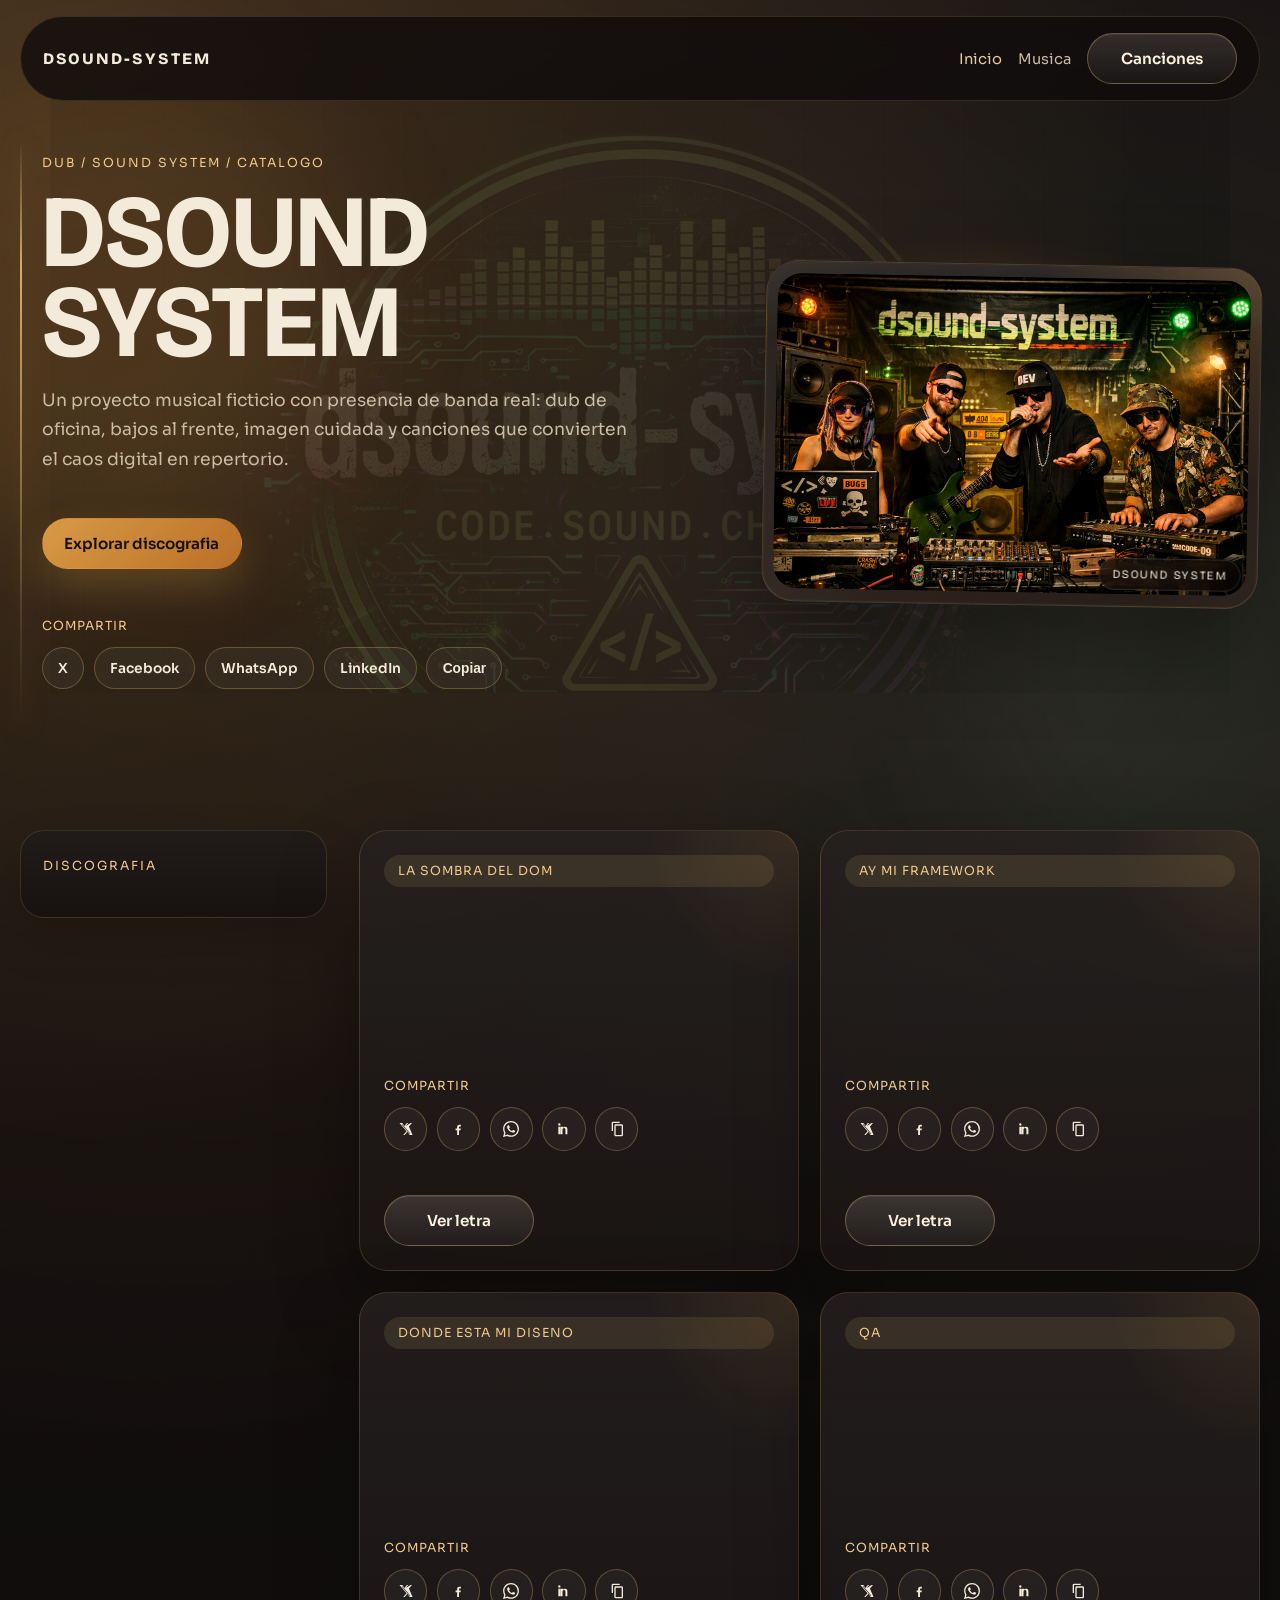
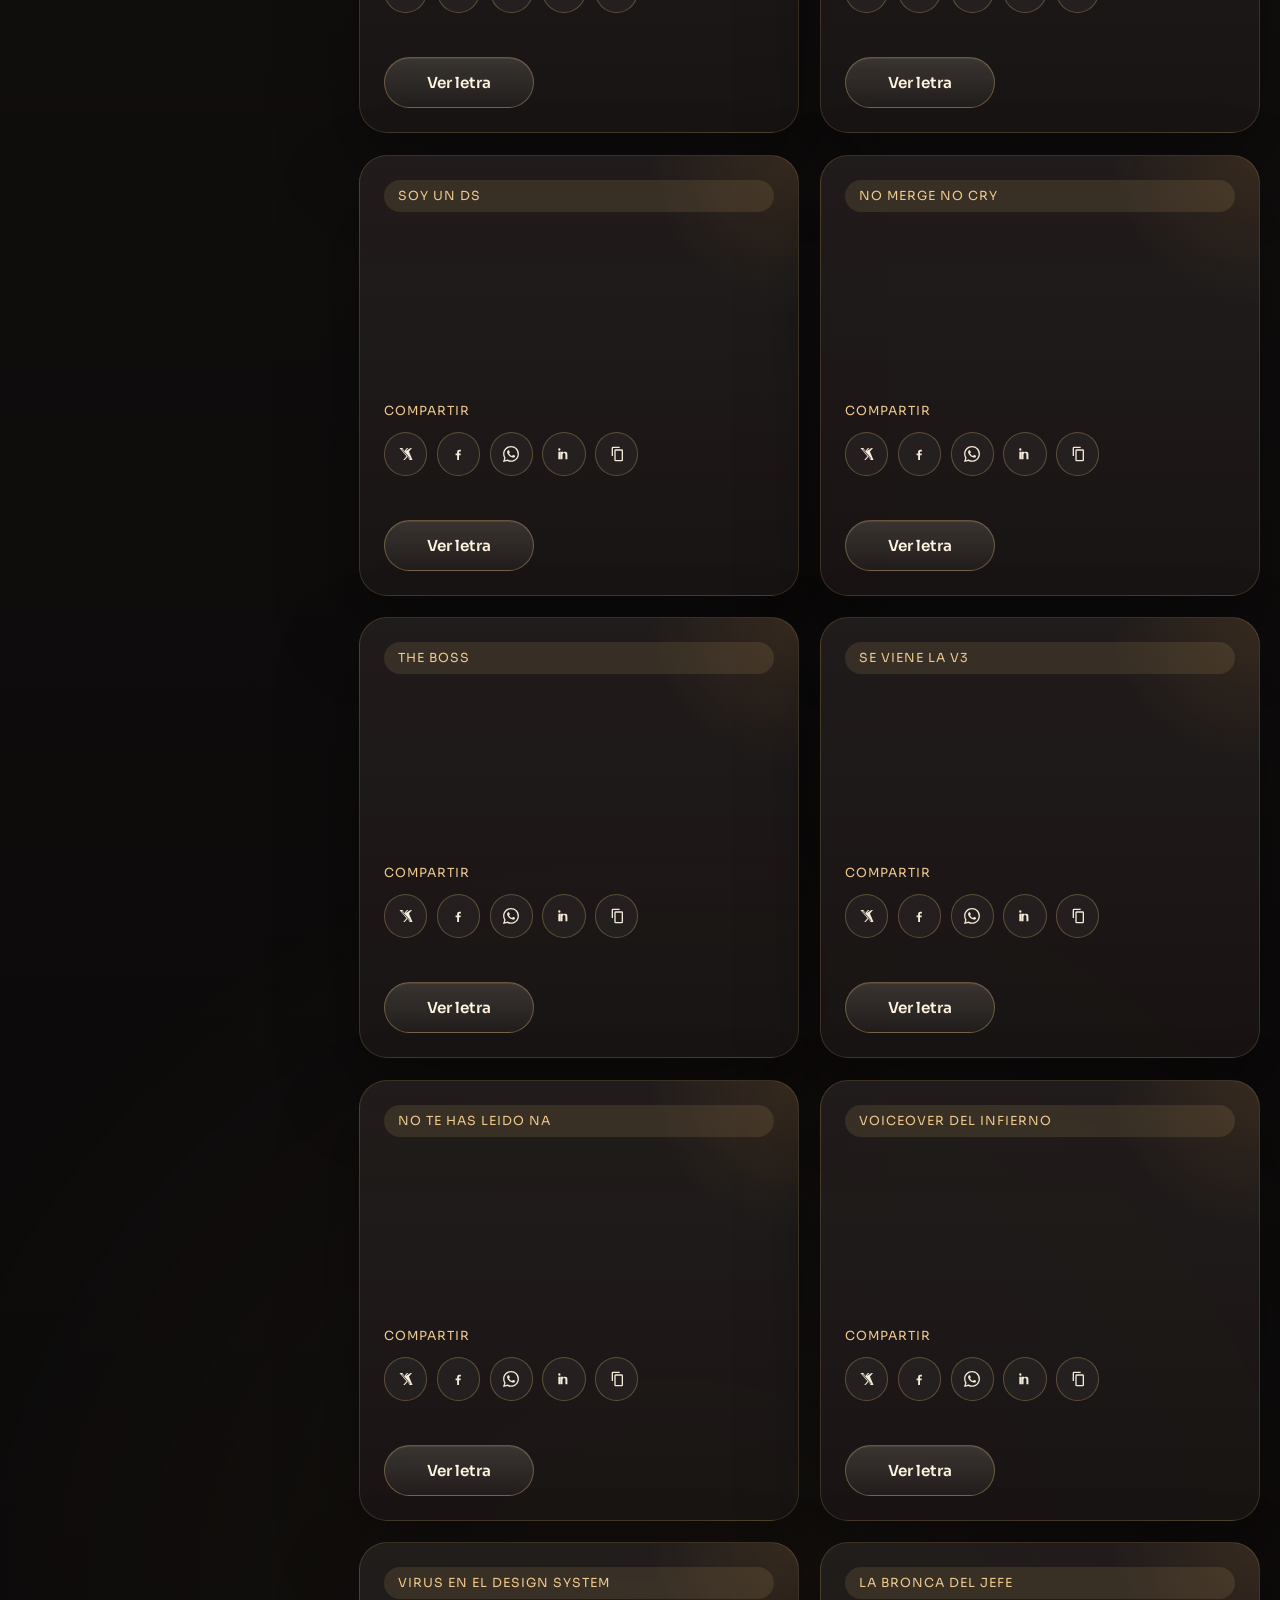
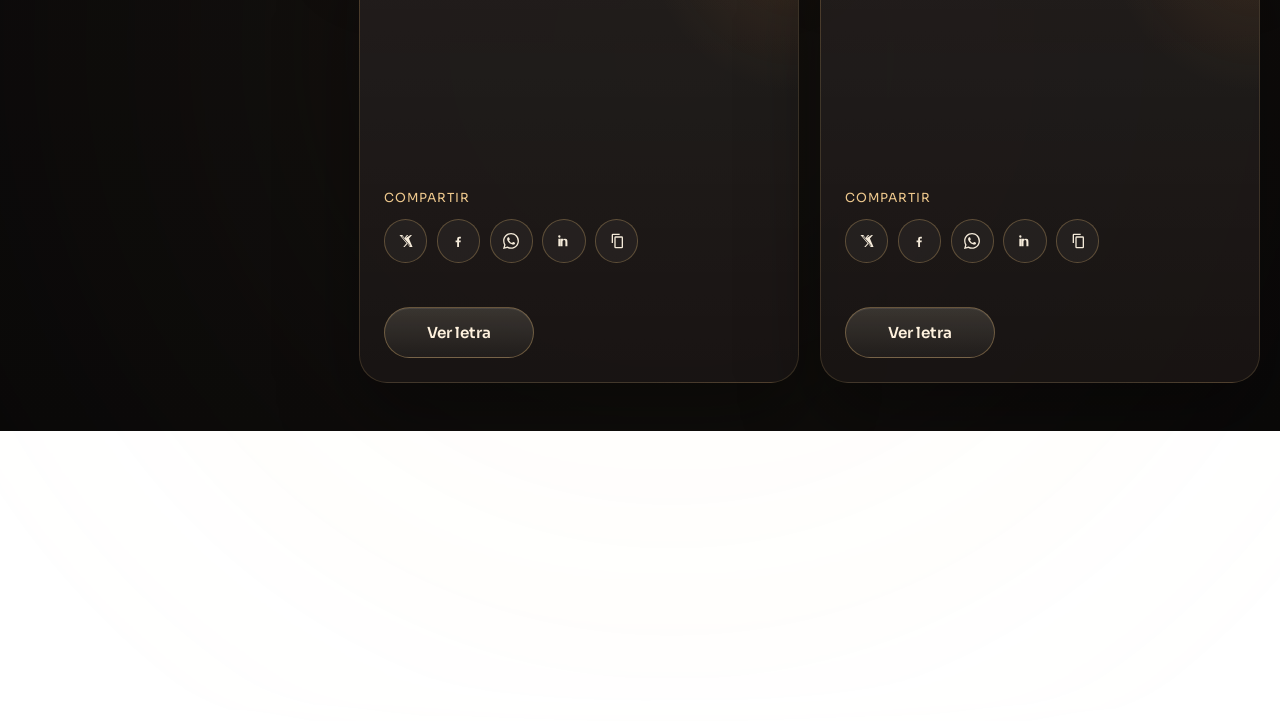
<file: index.html>
<!DOCTYPE html>
<html lang="es">
<head>
  <meta charset="UTF-8">
  <meta name="viewport" content="width=device-width, initial-scale=1.0">
  <title>Dsound-System | Dub & Reggae</title>
  <meta name="description" content="Dsound-System mezcla bajos profundos, textura dub y energia de directo en una experiencia organica y envolvente.">
  <link rel="preconnect" href="https://fonts.googleapis.com">
  <link rel="preconnect" href="https://fonts.gstatic.com" crossorigin>
  <link href="https://fonts.googleapis.com/css2?family=Bricolage+Grotesque:wght@400;500;700;800&family=Sora:wght@400;500;600&display=swap" rel="stylesheet">
  <link rel="stylesheet" href="styles.css">
</head>
<body data-page="index">
  <div class="page-shell">
    <div class="ambient ambient-left"></div>
    <div class="ambient ambient-right"></div>

    <header class="site-header">
      <a class="brand" href="#inicio" id="brand-link">Dsound-System</a>
      <nav class="site-nav" aria-label="Principal">
        <a href="#inicio">Inicio</a>
        <a href="#musica">Musica</a>
        <div class="songs-menu" id="songs-menu">
          <button
            class="button button-secondary menu-toggle"
            id="songs-menu-toggle"
            type="button"
            aria-expanded="false"
            aria-controls="songs-menu-list"
          >
            Canciones
          </button>
          <div class="songs-menu-panel" id="songs-menu-list" hidden></div>
        </div>
      </nav>
    </header>

    <main>
      <section class="hero section" id="inicio">
        <div class="hero-copy reveal">
          <p class="eyebrow" id="hero-eyebrow"></p>
          <h1 id="hero-title"></h1>
          <p class="hero-text" id="hero-text"></p>
          <div class="hero-meta" id="hero-meta"></div>
          <div class="hero-actions">
            <a class="button button-primary" id="hero-primary-cta" href="#musica">Escuchar</a>
          </div>
          <div class="share-block" id="hero-share"></div>
        </div>

        <div class="hero-visual reveal delay-1">
          <div class="hero-image-frame">
            <img src="assets/foto01_grupo.png" alt="Dsound-System" class="hero-image">
          </div>
        </div>
      </section>

      <section class="section music-focus music-focus-index" id="musica">
        <div class="section-heading reveal">
          <p class="eyebrow" id="music-eyebrow"></p>
          <h2 id="music-title"></h2>
          <p id="music-intro"></p>
        </div>

        <div class="songs-grid" id="songs-grid"></div>
      </section>
    </main>
  </div>

  <script src="script.js"></script>
</body>
</html>
</file>
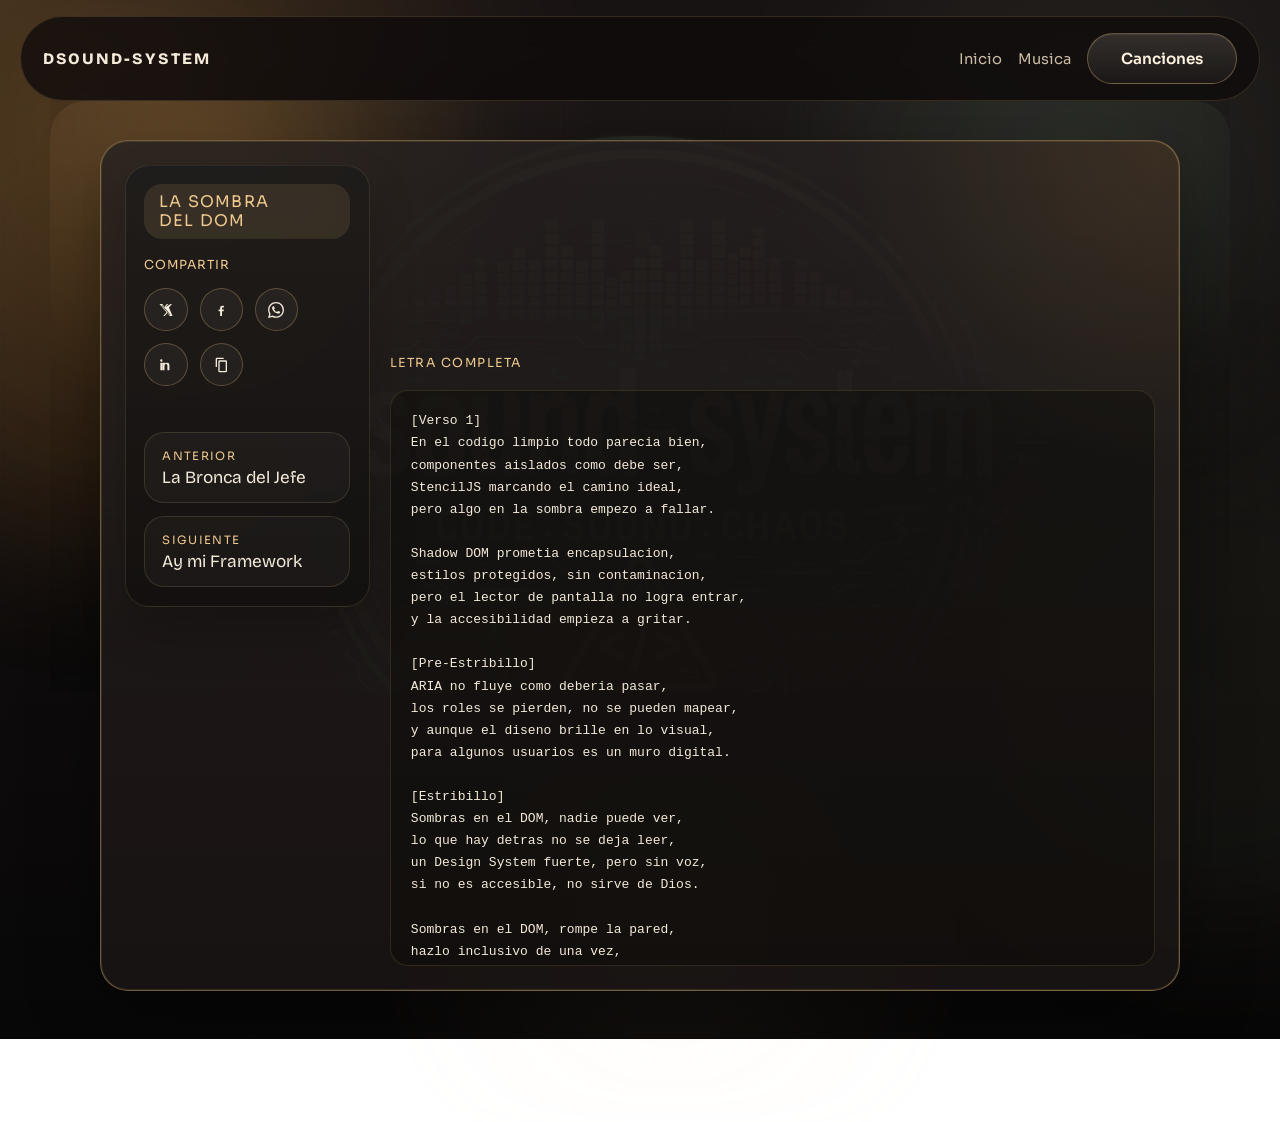
<file: song.html>
<!DOCTYPE html>
<html lang="es">
<head>
  <meta charset="UTF-8">
  <meta name="viewport" content="width=device-width, initial-scale=1.0">
  <title>Dsound-System | Single</title>
  <meta name="description" content="Escucha un single de Dsound-System con su propia pagina, letra y enlaces para compartir.">
  <link rel="preconnect" href="https://fonts.googleapis.com">
  <link rel="preconnect" href="https://fonts.gstatic.com" crossorigin>
  <link href="https://fonts.googleapis.com/css2?family=Bricolage+Grotesque:wght@400;500;700;800&family=Sora:wght@400;500;600&display=swap" rel="stylesheet">
  <link rel="stylesheet" href="styles.css">
</head>
<body data-page="song">
  <div class="page-shell">
    <div class="ambient ambient-left"></div>
    <div class="ambient ambient-right"></div>

    <header class="site-header">
      <a class="brand" href="index.html" id="brand-link">Dsound-System</a>
      <nav class="site-nav" aria-label="Principal">
        <a href="index.html#inicio">Inicio</a>
        <a href="index.html#musica">Musica</a>
        <div class="songs-menu" id="songs-menu">
          <button
            class="button button-secondary menu-toggle"
            id="songs-menu-toggle"
            type="button"
            aria-expanded="false"
            aria-controls="songs-menu-list"
          >
            Canciones
          </button>
          <div class="songs-menu-panel" id="songs-menu-list" hidden></div>
        </div>
      </nav>
    </header>

    <main>
      <section class="section music-focus song-focus music-focus-song" id="cancion">
        <div class="songs-grid song-detail-grid" id="songs-grid"></div>
      </section>
    </main>
  </div>

  <script src="script.js"></script>
</body>
</html>
</file>
<file: styles.css>
:root {
  --bg: #0f0c0c;
  --bg-deep: #080707;
  --surface: rgba(28, 23, 21, 0.82);
  --surface-strong: rgba(35, 28, 24, 0.94);
  --line: rgba(214, 176, 118, 0.18);
  --text: #f4ead9;
  --muted: #cbbca5;
  --accent: #d89a45;
  --accent-soft: #efc98e;
  --olive: #4a5949;
  --shadow: 0 34px 80px rgba(0, 0, 0, 0.36);
  --radius: 28px;
  --max-width: 1240px;
}

* {
  box-sizing: border-box;
}

[hidden] {
  display: none !important;
}

html {
  scroll-behavior: smooth;
}

body {
  position: relative;
  margin: 0;
  min-height: 100vh;
  font-family: "Sora", sans-serif;
  color: var(--text);
  background-image:
    radial-gradient(
      circle at top left,
      rgba(216, 154, 69, 0.18),
      transparent 30%
    ),
    radial-gradient(circle at 85% 18%, rgba(74, 89, 73, 0.18), transparent 22%),
    linear-gradient(180deg, #171212 0%, #080707 100%), url("assets/logo.png");
  background-position: center center;
  background-size: cover;
  background-attachment: scroll;
  background-repeat: no-repeat;
}

body::before {
  content: "";
  position: fixed;
  inset: 0;
  background:
    linear-gradient(rgba(255, 255, 255, 0.02), rgba(255, 255, 255, 0.01)),
    repeating-linear-gradient(
      90deg,
      rgba(255, 255, 255, 0.015),
      rgba(255, 255, 255, 0.015) 1px,
      transparent 1px,
      transparent 80px
    );
  pointer-events: none;
  opacity: 0.4;
}

body::after {
  content: "";
  position: absolute;
  inset: -8% -12%;
  background:
    radial-gradient(
      circle at 20% 18%,
      rgba(216, 154, 69, 0.14),
      transparent 28%
    ),
    radial-gradient(
      circle at 78% 22%,
      rgba(121, 141, 110, 0.1),
      transparent 26%
    ),
    radial-gradient(
      circle at 52% 84%,
      rgba(255, 214, 153, 0.08),
      transparent 24%
    );
  filter: blur(18px);
  opacity: 0.72;
  pointer-events: none;
  z-index: -1;
}

a {
  color: inherit;
  text-decoration: none;
}

.page-shell {
  position: relative;
  overflow: hidden;
}

.page-shell::after {
  content: "";
  position: absolute;
  top: 4.5rem;
  left: 50%;
  width: min(100%, 1180px);
  aspect-ratio: 1.9 / 1;
  background-image: url("assets/logo.png");
  background-position: center top;
  background-size: 100% auto;
  background-repeat: no-repeat;
  transform: translateX(-50%);
  opacity: 0.08;
  filter: saturate(0.9) contrast(1.05);
  pointer-events: none;
  z-index: -2;
}

.ambient {
  position: absolute;
  width: 32rem;
  height: 32rem;
  border-radius: 50%;
  filter: blur(72px);
  opacity: 0.22;
  pointer-events: none;
}

.ambient-left {
  top: 3rem;
  left: -10rem;
  background: rgba(216, 144, 60, 0.55);
}

.ambient-right {
  top: 26rem;
  right: -12rem;
  background: rgba(88, 98, 74, 0.55);
}

.site-header,
.section {
  width: min(calc(100% - 2rem), var(--max-width));
  margin: 0 auto;
}

.site-header {
  position: sticky;
  top: 0;
  z-index: 10;
  display: flex;
  align-items: center;
  justify-content: space-between;
  gap: 1rem;
  padding: 1rem 1.35rem;
  margin-top: 1rem;
  border: 1px solid var(--line);
  border-radius: 999px;
  background: rgba(15, 12, 12, 0.8);
  backdrop-filter: blur(16px);
  z-index: 12;
  transition:
    background 220ms ease,
    border-color 220ms ease,
    box-shadow 220ms ease;
}

body.is-scrolled .site-header {
  background: rgba(12, 10, 10, 0.9);
  border-color: rgba(239, 201, 142, 0.24);
  box-shadow: 0 18px 40px rgba(0, 0, 0, 0.22);
}

.brand,
h1,
h2,
h3 {
  font-family: "Bricolage Grotesque", sans-serif;
}

.brand {
  display: inline-flex;
  align-items: center;
  font-size: 1rem;
  font-weight: 800;
  letter-spacing: 0.12em;
  text-transform: uppercase;
}

.site-nav {
  display: flex;
  flex-wrap: wrap;
  justify-content: flex-end;
  align-items: center;
  gap: 1rem;
  font-size: 0.92rem;
  color: var(--muted);
}

.site-nav a {
  transition: color 180ms ease;
}

.site-nav a:hover,
.site-nav a.is-active {
  color: var(--accent-soft);
}

.songs-menu {
  position: relative;
}

.menu-toggle {
  min-width: auto;
  padding: 0.75rem 1.05rem;
}

.songs-menu-panel {
  position: absolute;
  top: calc(100% + 0.8rem);
  right: 0;
  z-index: 30;
  display: grid;
  gap: 0.2rem;
  width: min(22rem, calc(100vw - 2rem));
  max-height: 24rem;
  padding: 0.7rem;
  overflow: auto;
  overscroll-behavior: contain;
  -webkit-overflow-scrolling: touch;
  border: 1px solid var(--line);
  border-radius: 22px;
  background:
    linear-gradient(180deg, rgba(255, 255, 255, 0.04), transparent),
    rgba(23, 16, 12, 0.96);
  box-shadow: var(--shadow);
}

.songs-menu-link {
  padding: 0.72rem 0.85rem;
  border-radius: 14px;
  color: var(--muted);
}

.songs-menu-link:hover,
.songs-menu-link.is-active,
.songs-menu.is-open .menu-toggle {
  color: var(--accent-soft);
  background: rgba(239, 201, 142, 0.1);
}

.section {
  position: relative;
  padding: 3rem 0;
}

.hero {
  position: relative;
  z-index: 1;
  display: grid;
  grid-template-columns: minmax(0, 1.05fr) minmax(360px, 0.95fr);
  align-items: center;
  gap: 4rem;
  min-height: clamp(29rem, 66vh, 42rem);
  padding-top: 1.4rem;
  padding-bottom: 2.25rem;
  perspective: 1200px;
}

.hero-copy {
  position: relative;
  max-width: 46rem;
  padding: 1.8rem 0 1.8rem 1.35rem;
}

.hero-copy::before {
  content: "";
  position: absolute;
  left: 0;
  top: 1rem;
  bottom: 1rem;
  width: 2px;
  background: linear-gradient(
    180deg,
    rgba(229, 187, 116, 0),
    rgba(229, 187, 116, 0.9) 22%,
    rgba(229, 187, 116, 0.18) 78%,
    rgba(229, 187, 116, 0)
  );
  box-shadow: 0 0 24px rgba(216, 144, 60, 0.35);
}

.hero-visual {
  position: relative;
  display: flex;
  justify-content: flex-end;
  padding: 1rem 0;
}

.hero-visual::before {
  content: "";
  position: absolute;
  inset: 6% 10% 8% auto;
  width: min(27rem, 88%);
  border-radius: 36px;
  background:
    radial-gradient(circle at top, rgba(216, 144, 60, 0.28), transparent 40%),
    radial-gradient(circle at 30% 70%, rgba(88, 98, 74, 0.3), transparent 46%),
    radial-gradient(
      circle at 80% 80%,
      rgba(255, 214, 153, 0.12),
      transparent 30%
    );
  filter: blur(24px);
  opacity: 0.82;
  pointer-events: none;
}

.hero-image-frame {
  position: relative;
  display: grid;
  place-items: center;
  width: min(100%, 31rem);
  padding: 0.95rem;
  border: 1px solid rgba(229, 187, 116, 0.2);
  border-radius: 32px;
  background:
    linear-gradient(
      145deg,
      rgba(255, 255, 255, 0.07),
      rgba(255, 255, 255, 0.015)
    ),
    radial-gradient(
      circle at top right,
      rgba(216, 144, 60, 0.24),
      transparent 36%
    ),
    linear-gradient(180deg, rgba(16, 11, 8, 0.98), rgba(36, 26, 19, 0.96));
  box-shadow:
    0 36px 90px rgba(0, 0, 0, 0.34),
    0 0 0 1px rgba(255, 255, 255, 0.03) inset;
  overflow: hidden;
  transform: rotate(1deg);
  transition:
    border-color 180ms ease,
    box-shadow 180ms ease;
}

.hero-image-frame::before {
  content: "";
  position: absolute;
  inset: 0;
  border-radius: inherit;
  background:
    linear-gradient(180deg, rgba(255, 255, 255, 0.08), transparent 22%),
    linear-gradient(
      90deg,
      rgba(255, 255, 255, 0.03),
      transparent 25%,
      transparent 75%,
      rgba(255, 255, 255, 0.03)
    );
  pointer-events: none;
}

.hero-image-frame::after {
  content: "DSOUND SYSTEM";
  position: absolute;
  right: 1rem;
  bottom: 1rem;
  padding: 0.5rem 0.78rem;
  border: 1px solid rgba(255, 255, 255, 0.12);
  border-radius: 999px;
  background: rgba(12, 8, 6, 0.6);
  color: var(--text);
  font-family: "Bricolage Grotesque", sans-serif;
  font-size: 0.72rem;
  letter-spacing: 0.14em;
  text-transform: uppercase;
  z-index: 1;
  backdrop-filter: blur(10px);
}

.hero-image {
  display: block;
  width: 100%;
  height: auto;
  max-height: 32rem;
  object-fit: contain;
  border-radius: 24px;
  background: linear-gradient(
    180deg,
    rgba(11, 8, 6, 0.92),
    rgba(22, 16, 12, 0.92)
  );
  filter: saturate(1.05) contrast(1.04);
  transform: scale(1.02);
}

.eyebrow {
  margin: 0 0 0.9rem;
  color: var(--accent-soft);
  text-transform: uppercase;
  letter-spacing: 0.16em;
  font-size: 0.78rem;
}

h1,
h2,
h3,
p {
  margin-top: 0;
}

h1 {
  max-width: 9ch;
  margin-bottom: 1.1rem;
  font-size: clamp(4rem, 8vw, 7rem);
  line-height: 0.88;
  text-wrap: balance;
}

h2 {
  max-width: 13ch;
  margin-bottom: 1rem;
  font-size: clamp(2.2rem, 4.6vw, 4.2rem);
  line-height: 0.94;
}

h3 {
  font-size: 1.4rem;
  line-height: 1.05;
}

p {
  color: var(--muted);
  line-height: 1.7;
}

.hero-text {
  max-width: 53ch;
  font-size: 1.08rem;
}

.hero-meta {
  display: flex;
  flex-wrap: wrap;
  gap: 0.7rem;
  margin-top: 1.35rem;
}

.hero-meta-pill {
  display: inline-flex;
  align-items: center;
  padding: 0.72rem 0.95rem;
  border: 1px solid rgba(239, 201, 142, 0.16);
  border-radius: 999px;
  background: rgba(255, 255, 255, 0.03);
  color: var(--text);
  font-size: 0.82rem;
  letter-spacing: 0.08em;
  text-transform: uppercase;
}

.hero-actions {
  display: flex;
  flex-wrap: wrap;
  gap: 1rem;
  margin-top: 1.4rem;
}

.share-block {
  display: grid;
  gap: 0.65rem;
  margin-top: 1.45rem;
}

.share-block.is-compact {
  margin-top: 0;
}

.share-label,
.share-feedback {
  margin: 0;
  font-size: 0.78rem;
  letter-spacing: 0.08em;
  text-transform: uppercase;
}

.share-label {
  color: var(--accent-soft);
}

.share-feedback {
  min-height: 1.1rem;
  color: var(--muted);
}

.share-actions {
  display: flex;
  flex-wrap: wrap;
  gap: 0.6rem;
}

.share-chip {
  display: inline-flex;
  align-items: center;
  justify-content: center;
  min-width: 0;
  padding: 0.7rem 0.95rem;
  border: 1px solid rgba(229, 187, 116, 0.3);
  border-radius: 999px;
  background: rgba(255, 255, 255, 0.04);
  color: var(--text);
  font-size: 0.86rem;
  font-weight: 600;
  transition:
    transform 180ms ease,
    border-color 180ms ease,
    background 180ms ease,
    color 180ms ease;
}

.share-chip:hover {
  transform: translateY(-2px);
  border-color: rgba(229, 187, 116, 0.52);
  background: rgba(229, 187, 116, 0.12);
  color: var(--accent-soft);
}

.share-chip-icon {
  width: 2.7rem;
  height: 2.7rem;
  padding: 0;
}

.share-chip-icon svg {
  width: 1rem;
  height: 1rem;
  display: block;
}

.share-copy {
  cursor: pointer;
}

.button {
  display: inline-flex;
  align-items: center;
  justify-content: center;
  min-width: 150px;
  padding: 0.95rem 1.35rem;
  border-radius: 999px;
  border: 1px solid transparent;
  color: var(--text);
  font-family: "Sora", sans-serif;
  font-size: 0.95rem;
  font-weight: 600;
  cursor: pointer;
  transition:
    transform 180ms ease,
    border-color 180ms ease,
    background 180ms ease,
    color 180ms ease,
    box-shadow 180ms ease;
}

.button:hover {
  transform: translateY(-2px);
}

.button:focus-visible,
.song-modal-close:focus-visible {
  outline: 2px solid rgba(255, 232, 194, 0.9);
  outline-offset: 3px;
}

.button-primary {
  background: linear-gradient(135deg, var(--accent) 0%, #bb6f27 100%);
  color: #160f0a;
  box-shadow: 0 18px 40px rgba(216, 154, 69, 0.24);
}

.button-secondary {
  background: linear-gradient(
    180deg,
    rgba(255, 244, 223, 0.14),
    rgba(255, 255, 255, 0.04)
  );
  border-color: rgba(229, 187, 116, 0.36);
  color: #fff2de;
  box-shadow: inset 0 1px 0 rgba(255, 255, 255, 0.08);
}

.button-secondary:hover {
  background: linear-gradient(
    180deg,
    rgba(229, 187, 116, 0.24),
    rgba(255, 255, 255, 0.08)
  );
  border-color: rgba(229, 187, 116, 0.58);
}

.hero-card,
.info-card,
.media-card,
.show-card,
.contact-panel {
  border: 1px solid var(--line);
  border-radius: var(--radius);
  background:
    linear-gradient(180deg, rgba(255, 255, 255, 0.04), transparent),
    var(--surface);
  box-shadow: var(--shadow);
}

.hero-card {
  padding: 2rem;
}

.card-label,
.media-tag,
.show-date {
  display: inline-flex;
  margin-bottom: 1rem;
  padding: 0.35rem 0.7rem;
  border-radius: 999px;
  color: var(--accent-soft);
  background: rgba(229, 187, 116, 0.12);
  font-size: 0.78rem;
  letter-spacing: 0.08em;
  text-transform: uppercase;
}

.card-meta {
  display: flex;
  flex-wrap: wrap;
  gap: 0.75rem;
  margin-top: 1.6rem;
}

.card-meta span {
  padding: 0.6rem 0.9rem;
  border-radius: 999px;
  background: rgba(255, 255, 255, 0.04);
  color: var(--text);
  font-size: 0.88rem;
}

.intro-grid {
  display: grid;
  grid-template-columns: 1.2fr 1fr 1fr;
  gap: 1.25rem;
}

.music-focus {
  display: grid;
  gap: 2.2rem;
  position: relative;
  z-index: 1;
}

.music-focus-index {
  grid-template-columns: minmax(280px, 0.34fr) minmax(0, 1fr);
  gap: 1.5rem 2rem;
  align-items: start;
}

.music-focus-index .section-heading {
  position: sticky;
  top: 6.7rem;
  padding: 1.6rem 1.35rem;
  border: 1px solid rgba(239, 201, 142, 0.14);
  border-radius: calc(var(--radius) - 4px);
  background:
    linear-gradient(180deg, rgba(255, 255, 255, 0.04), transparent),
    rgba(21, 17, 15, 0.8);
  box-shadow: 0 22px 48px rgba(0, 0, 0, 0.18);
  backdrop-filter: blur(14px);
}

.music-focus-index .songs-grid {
  margin-top: 0;
}

.music-focus-song {
  padding-top: 2rem;
  width: min(calc(100% - 2rem), 1180px);
}

.music-focus-song::before {
  content: "";
  position: absolute;
  inset: 0 0 auto;
  height: 18rem;
  border-radius: calc(var(--radius) + 8px);
  background:
    radial-gradient(
      circle at 15% 22%,
      rgba(216, 154, 69, 0.16),
      transparent 28%
    ),
    radial-gradient(circle at 85% 24%, rgba(74, 89, 73, 0.14), transparent 30%),
    linear-gradient(180deg, rgba(255, 255, 255, 0.03), transparent 78%);
  pointer-events: none;
  z-index: -1;
}

.section-heading {
  max-width: 48rem;
}

.section-heading h2:empty,
.section-heading p:not(.eyebrow):empty {
  display: none;
}

.section-heading p:last-child {
  max-width: 52ch;
}

.editorial-band,
.feature-release {
  position: relative;
  z-index: 1;
}

.editorial-grid,
.feature-points,
.release-notes {
  display: grid;
  gap: 1.25rem;
}

.editorial-grid {
  grid-template-columns: repeat(3, minmax(0, 1fr));
}

.editorial-card {
  padding: 1.45rem;
  border: 1px solid var(--line);
  border-radius: var(--radius);
  background:
    linear-gradient(180deg, rgba(255, 255, 255, 0.045), transparent),
    rgba(24, 20, 18, 0.78);
  box-shadow: var(--shadow);
}

.editorial-card h3 {
  margin-bottom: 0.8rem;
}

.editorial-card-compact {
  padding: 1.15rem 1.2rem;
}

.editorial-card-compact p {
  margin-bottom: 0;
}

.feature-layout {
  display: grid;
  grid-template-columns: minmax(0, 0.72fr) minmax(0, 1.28fr);
  gap: 1.4rem;
  align-items: start;
}

.feature-copy {
  align-self: stretch;
}

.feature-player .song-card {
  min-height: 100%;
}

.release-notes {
  grid-template-columns: repeat(3, minmax(0, 1fr));
}

.info-card,
.media-card,
.show-card {
  padding: 1.5rem;
}

.media-grid,
.shows-layout,
.gallery-grid {
  display: grid;
  gap: 1.25rem;
  margin-top: 2rem;
}

.media-grid {
  grid-template-columns: repeat(3, minmax(0, 1fr));
}

.songs-grid {
  display: grid;
  grid-template-columns: repeat(auto-fit, minmax(320px, 1fr));
  gap: 1.35rem;
  margin-top: 0.4rem;
  align-items: start;
}

.song-detail-grid {
  grid-template-columns: minmax(0, 1fr);
  width: min(100%, 1080px);
  margin-inline: auto;
  justify-content: stretch;
}

.embed-card {
  padding: 1.5rem;
  border: 1px solid var(--line);
  border-radius: var(--radius);
  background:
    radial-gradient(
      circle at top right,
      rgba(216, 144, 60, 0.12),
      transparent 24%
    ),
    linear-gradient(180deg, rgba(255, 255, 255, 0.04), transparent),
    var(--surface);
  box-shadow: var(--shadow);
  transition:
    transform 240ms ease,
    border-color 240ms ease,
    box-shadow 240ms ease,
    background 240ms ease;
  transform: translate3d(0, 0, 0);
  will-change: transform;
}

.embed-card:hover {
  transform: translate3d(0, -6px, 0);
  border-color: rgba(239, 201, 142, 0.24);
  box-shadow: 0 42px 90px rgba(0, 0, 0, 0.32);
}

.embed-frame {
  margin-top: 1.25rem;
}

.embed-frame-deferred {
  min-height: 140px;
}

.embed-frame-placeholder {
  display: grid;
  gap: 0.85rem;
  min-height: 140px;
  padding: 1rem;
  border: 1px solid rgba(229, 187, 116, 0.14);
  border-radius: 18px;
  background:
    linear-gradient(180deg, rgba(255, 255, 255, 0.04), transparent),
    rgba(18, 14, 11, 0.84);
  align-content: center;
}

.embed-frame-hint {
  margin: 0;
  color: var(--muted);
  font-size: 0.9rem;
  line-height: 1.5;
}

.embed-frame-actions {
  display: flex;
  flex-wrap: wrap;
  gap: 0.75rem;
}

.song-embed-load,
.song-embed-open {
  min-width: auto;
  padding: 0.8rem 1rem;
}

.embed-frame.is-loading {
  opacity: 0.78;
}

.embed-frame iframe {
  display: block;
  width: 100%;
}

.song-card {
  display: grid;
  gap: 1rem;
  align-self: start;
}

.song-card.is-selected {
  border-color: rgba(229, 187, 116, 0.42);
  box-shadow:
    0 24px 70px rgba(0, 0, 0, 0.34),
    0 0 0 1px rgba(229, 187, 116, 0.12) inset;
}

.song-card-detail {
  width: 100%;
}

.song-card-detail .embed-frame {
  margin-top: 0.9rem;
}

.song-card-detail .embed-frame iframe {
  min-height: 152px;
}

.song-card-featured {
  background:
    radial-gradient(
      circle at top right,
      rgba(216, 154, 69, 0.16),
      transparent 22%
    ),
    linear-gradient(180deg, rgba(255, 255, 255, 0.05), transparent),
    rgba(31, 25, 21, 0.88);
}

.song-card-shell {
  display: grid;
  gap: 1rem;
  min-width: 0;
}

.song-card-shell-detail {
  grid-template-columns: minmax(220px, 0.32fr) minmax(0, 1fr);
  gap: 1.25rem;
  align-items: start;
}

.song-detail-sidebar {
  position: sticky;
  top: 6.8rem;
  display: grid;
  gap: 1rem;
  padding: 1.15rem;
  border: 1px solid rgba(239, 201, 142, 0.12);
  border-radius: 24px;
  background:
    linear-gradient(180deg, rgba(255, 255, 255, 0.04), transparent),
    rgba(18, 15, 14, 0.8);
  box-shadow: 0 22px 48px rgba(0, 0, 0, 0.2);
  backdrop-filter: blur(14px);
}

.song-detail-body {
  display: grid;
  gap: 1rem;
  min-width: 0;
}

.song-top {
  display: grid;
  gap: 0.8rem;
}

.song-card-title {
  display: inline-block;
  align-self: start;
  max-width: 100%;
  margin-top: 0;
  margin-bottom: 0;
  padding: 0.55rem 0.9rem;
  border-radius: 18px;
  white-space: normal;
  line-height: 1.15;
  text-wrap: balance;
  overflow-wrap: anywhere;
}

.song-detail-sidebar .song-card-title {
  font-size: 1rem;
  max-width: 100%;
}

.lyrics-heading {
  margin: 0.35rem 0 0;
  color: var(--accent-soft);
  letter-spacing: 0.12em;
  text-transform: uppercase;
  font-size: 0.78rem;
}

.song-nav {
  display: grid;
  grid-template-columns: repeat(2, minmax(0, 1fr));
  gap: 0.85rem;
}

.song-detail-sidebar .song-nav {
  grid-template-columns: 1fr;
}

.song-detail-sidebar .song-nav-link-next {
  text-align: left;
}

.song-nav-link {
  display: grid;
  gap: 0.35rem;
  min-width: 0;
  padding: 1rem 1.05rem;
  border: 1px solid rgba(239, 201, 142, 0.14);
  border-radius: 20px;
  background: rgba(255, 255, 255, 0.03);
  transition:
    transform 180ms ease,
    border-color 180ms ease,
    background 180ms ease;
}

.song-nav-link:hover {
  transform: translateY(-2px);
  border-color: rgba(239, 201, 142, 0.34);
  background: rgba(239, 201, 142, 0.08);
}

.song-nav-link-next {
  text-align: right;
}

.song-nav-eyebrow {
  color: var(--accent-soft);
  font-size: 0.72rem;
  letter-spacing: 0.12em;
  text-transform: uppercase;
}

.song-nav-title {
  color: var(--text);
  font-family: "Bricolage Grotesque", sans-serif;
  font-size: 1.08rem;
  line-height: 1;
  text-wrap: balance;
}

.song-detail-sidebar .share-block,
.song-detail-sidebar .share-actions {
  gap: 0.75rem;
}

.song-lyrics {
  margin: 0;
  padding: 1.2rem 1.25rem;
  border: 1px solid rgba(255, 255, 255, 0.08);
  border-radius: 18px;
  background: rgba(9, 8, 8, 0.42);
  color: var(--text);
  white-space: pre-wrap;
  line-height: 1.7;
}

.lyrics-toggle {
  justify-self: start;
}

.song-card.is-expanded .song-lyrics {
  max-height: 36rem;
  overflow: auto;
  border-color: rgba(229, 187, 116, 0.14);
  background: rgba(8, 6, 5, 0.34);
}

.media-card a,
.contact-list a {
  color: var(--text);
}

.media-card a {
  display: inline-block;
  margin-top: 1rem;
  color: var(--accent-soft);
}

.shows-layout {
  grid-template-columns: repeat(2, minmax(0, 1fr));
}

.gallery-grid {
  grid-template-columns: repeat(12, 1fr);
}

.gallery-tile {
  position: relative;
  min-height: 220px;
  padding: 1.25rem;
  border: 1px solid var(--line);
  border-radius: var(--radius);
  background:
    linear-gradient(180deg, transparent, rgba(0, 0, 0, 0.45)),
    radial-gradient(circle at top, rgba(216, 144, 60, 0.28), transparent 45%),
    linear-gradient(135deg, rgba(88, 98, 74, 0.55), rgba(30, 22, 17, 0.8));
  overflow: hidden;
}

.gallery-tile::before {
  content: "";
  position: absolute;
  inset: auto -10% -20% auto;
  width: 70%;
  height: 70%;
  border-radius: 50%;
  background: radial-gradient(
    circle,
    rgba(255, 217, 153, 0.16),
    transparent 65%
  );
  filter: blur(24px);
}

.gallery-tile span {
  position: absolute;
  left: 1.25rem;
  bottom: 1.25rem;
  z-index: 1;
  max-width: 14ch;
  font-family: "Bricolage Grotesque", sans-serif;
  font-size: 1.45rem;
  line-height: 1;
}

.gallery-tile:nth-child(1) {
  grid-column: span 5;
}

.gallery-tile:nth-child(2) {
  grid-column: span 3;
}

.gallery-tile:nth-child(3) {
  grid-column: span 4;
}

.gallery-tile:nth-child(4) {
  grid-column: span 12;
  min-height: 180px;
}

.contact-panel {
  display: grid;
  grid-template-columns: 1.1fr 0.9fr;
  gap: 2rem;
  padding: 2rem;
  background:
    radial-gradient(
      circle at top right,
      rgba(216, 144, 60, 0.12),
      transparent 30%
    ),
    linear-gradient(180deg, rgba(255, 255, 255, 0.03), transparent),
    var(--surface-strong);
}

.contact-list {
  display: grid;
  gap: 1rem;
  align-content: center;
}

.contact-list a {
  padding-bottom: 0.45rem;
  border-bottom: 1px solid rgba(255, 255, 255, 0.1);
}

.reveal {
  opacity: 0;
  transform: translateY(28px);
  transition:
    opacity 700ms ease,
    transform 700ms ease;
}

.reveal.is-visible {
  opacity: 1;
  transform: translateY(0);
}

@keyframes ambientFloat {
  0%,
  100% {
    filter: blur(90px);
  }

  50% {
    filter: blur(110px);
  }
}

.delay-1 {
  transition-delay: 120ms;
}

.delay-2 {
  transition-delay: 240ms;
}

@media (max-width: 980px) {
  .hero,
  .music-focus-index,
  .editorial-grid,
  .feature-layout,
  .release-notes,
  .intro-grid,
  .media-grid,
  .shows-layout,
  .contact-panel {
    grid-template-columns: 1fr;
  }

  .hero-visual {
    justify-content: center;
    padding-top: 0;
  }

  .music-focus-index .section-heading {
    position: static;
  }

  .song-card-shell-detail {
    grid-template-columns: 1fr;
  }

  .song-detail-sidebar {
    position: static;
  }

  .hero-visual::before {
    inset: 10% 8% 8% 8%;
    width: auto;
  }

  .hero-image-frame {
    width: min(100%, 25rem);
    transform: rotate(0.8deg);
  }

  .gallery-grid {
    grid-template-columns: 1fr 1fr;
  }

  .gallery-tile,
  .gallery-tile:nth-child(1),
  .gallery-tile:nth-child(2),
  .gallery-tile:nth-child(3),
  .gallery-tile:nth-child(4) {
    grid-column: auto;
  }
}

@media (max-width: 720px) {
  .site-header {
    position: relative;
    border-radius: 28px;
    padding: 1.1rem;
  }

  .page-shell::after {
    top: 5.5rem;
    width: min(92vw, 760px);
    height: min(56vw, 380px);
    opacity: 0.07;
  }

  .site-nav {
    gap: 0.8rem;
    font-size: 0.86rem;
  }

  .site-nav a[href="#manifiesto"] {
    display: none;
  }

  .songs-menu {
    position: static;
  }

  .songs-menu-panel {
    position: fixed;
    top: 5.7rem;
    left: 50%;
    right: auto;
    transform: translateX(-50%);
    width: min(24rem, calc(100vw - 1.5rem));
    max-height: min(62vh, 24rem);
  }

  .section {
    padding: 2.4rem 0;
  }

  .song-focus {
    padding-top: 1.4rem;
  }

  .song-detail-grid {
    width: 100%;
  }

  h1 {
    font-size: clamp(3.1rem, 16vw, 5rem);
  }

  .hero-copy {
    padding-left: 1rem;
    transform: none;
  }

  .hero-meta {
    gap: 0.55rem;
  }

  .hero-meta-pill {
    font-size: 0.72rem;
  }

  .hero-image-frame {
    width: min(100%, 21rem);
    padding: 0.55rem;
    border-radius: 22px;
    transform: none;
  }

  .hero-image {
    border-radius: 16px;
    transform: none;
  }

  h2 {
    max-width: none;
  }

  .song-card-title {
    font-size: 0.86rem;
    width: 100%;
  }

  .song-nav {
    grid-template-columns: 1fr;
  }

  .song-nav-link-next {
    text-align: left;
  }

  .song-card-detail {
    padding: 1rem;
    border-radius: 22px;
  }

  .song-card-shell-detail {
    gap: 1rem;
  }

  .song-detail-sidebar {
    padding: 0;
    border: 0;
    border-radius: 0;
    background: transparent;
    box-shadow: none;
    backdrop-filter: none;
  }

  .song-card-detail .song-card-shell {
    gap: 0.85rem;
  }

  .song-card-detail .embed-frame {
    margin-top: 0.6rem;
  }

  .song-card-detail .embed-frame iframe {
    min-height: 170px;
  }

  .gallery-grid {
    grid-template-columns: 1fr;
  }

  .hero-card,
  .contact-panel,
  .info-card,
  .media-card,
  .show-card {
    padding: 1.25rem;
  }

  .song-card.is-expanded .song-lyrics {
    max-height: 40vh;
    padding: 0.9rem;
    font-size: 0.94rem;
  }
}

@media (prefers-reduced-motion: reduce) {
  html {
    scroll-behavior: auto;
  }

  *,
  *::before,
  *::after {
    animation-duration: 0.01ms !important;
    animation-iteration-count: 1 !important;
    transition-duration: 0.01ms !important;
    scroll-behavior: auto !important;
  }

  body::after,
  .page-shell::after,
  .ambient,
  .hero-copy,
  .hero-visual,
  .hero-visual::before,
  .hero-image-frame,
  .hero-image,
  .song-card:not(.song-card-detail) {
    transform: none !important;
  }
}
</file>
